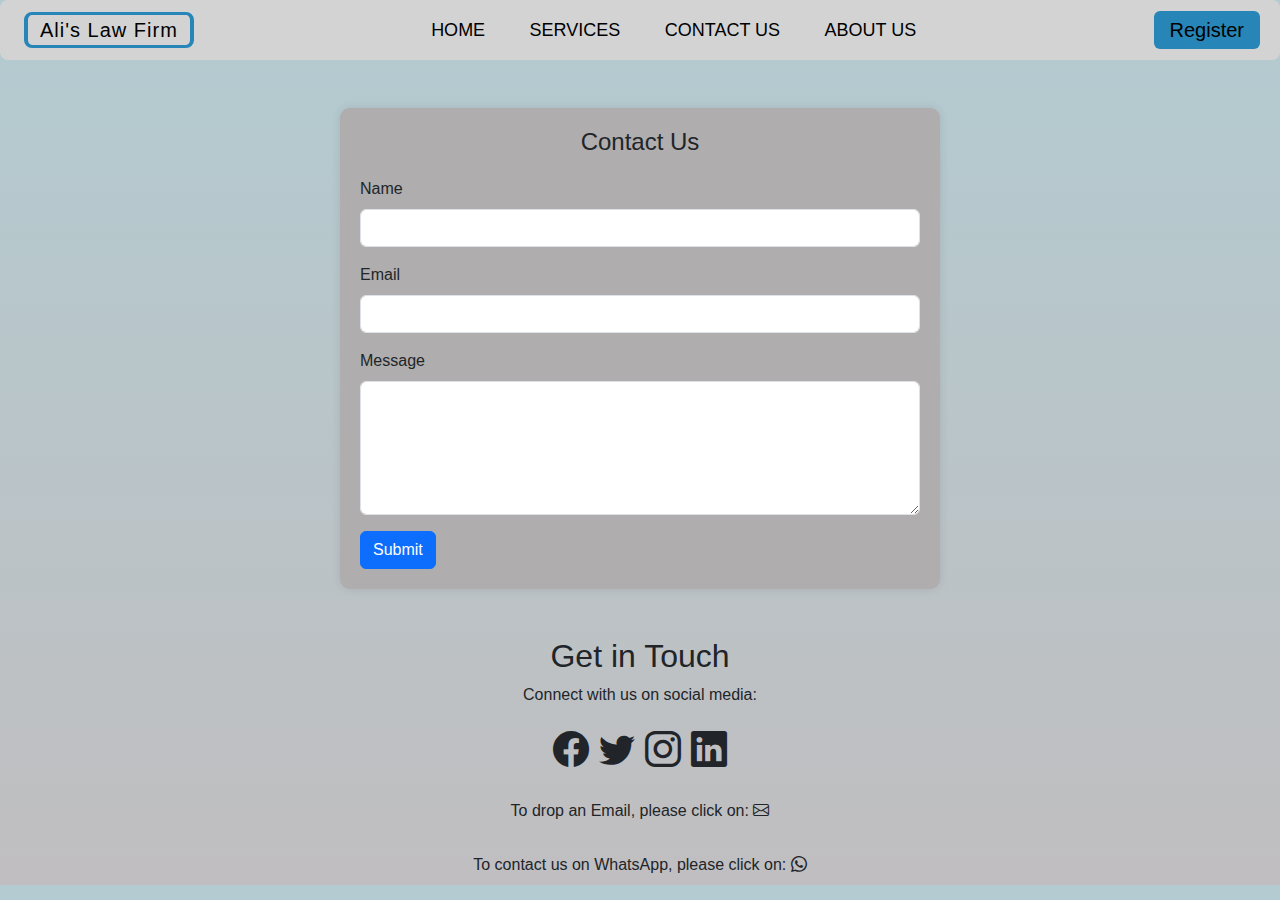
<file: Contact2.html>
<!DOCTYPE html>
<html lang="en">
<head>
    <meta charset="UTF-8">
    <meta name="viewport" content="width=device-width, initial-scale=1.0">
    <title>Contact Us</title>
    <link rel="stylesheet" href="https://cdn.jsdelivr.net/npm/bootstrap@5.2.3/dist/css/bootstrap.min.css">
    <link rel="stylesheet" href="https://cdn.jsdelivr.net/npm/bootstrap-icons/font/bootstrap-icons.css">
    
    <style>
        .contact-container {
            max-width: 600px;
            margin: 0 auto;
            padding: 20px;
            background-color: #afadad;
            border-radius: 10px;
            box-shadow: 0 0 10px rgba(0, 0, 0, 0.1);
        }
        .contact-title {
            font-size: 24px;
            margin-bottom: 20px;
        }
        .contact-details {
            margin-top: 30px;
            text-align: center;
        }
        .social-icons {
            font-size: 36px;
            margin: 0 15px;
        }

        /* Css for navbar! */

        nav {
    background-color: lightgray;
    width: 100%;
    min-height: 60px;
    color:black;
    display: flex;
    flex-direction: row;
    justify-content: space-between;
    align-items: center;
    text-align: center;
    border-radius: 8px;
}

@media screen and (max-width: 800px) {
  nav a {
    display: block;
    float: none;
    width: 100%;
    font-size: 20px;
  }
}

@media screen and (max-width: 800px) {
  .contact-container {
    max-width: 300px;
  }
}

.logo {
    margin-left: 1.50rem;
    letter-spacing: 0.05em;
    padding: 0rem 0.75rem 0rem 0.75rem;
    border-radius: 8px;
    border: 3px solid #2785b8;
    border-left: 4px solid #2785b8;
    border-right: 4px solid #2785b8;
    font-size: 20px;
    line-height: 30px;
}

@media screen and (max-width: 800px) {
  .logo {
    margin-left: 6px;
    align-self: flex-start;
    margin-top: 20px;
  }
}

@media screen and (max-width: 1000px) {
  .logo {
    font-size: 14px;
  }
}

.menu a {
    text-decoration: none;
    color: black;
    padding: 10px 20px;
    font-size: 18px;
    position: relative;
}

@media screen and (max-width: 1100px) {
  .menu a {
    font-size: 14px;
  }
}

.menu a:hover {
    color: white;
    font-weight: bold;
}

.menu a:before {
    content: '';
    position: absolute;
    top: 0;
    left: 0;
    width: 0%;
    height: 100%;
    border-bottom: 2px solid #2785b8;
    transition: 0.4s linear;
}

.menu a:hover:before {
    width: 90%;
    font-size: 22px;
    color: white;
}

.register a{
    text-decoration: none;
    color: black;
    font-size: 20px;
    line-height: 30px;
    padding: 8px 16px;
    background: #2785b8;
    border-radius: 6px;
    margin-right: 20px;
}

@media screen and (max-width: 1000px) {
  .register a {
    font-size: 14px;
  }
}

@media screen and (max-width: 800px) {
  .register {
    visibility: hidden;
  }
}

.register a:hover {
    background: transparent;
    border: 1px solid #2785b8;
    color: white;
    font-size: 22px;
}

</style>

</head>
<body style="background: linear-gradient(to bottom, #b3cbd1 0%, #c0bec0 100%); font-family: Verdana, Geneva, Tahoma, sans-serif;">
    <nav>
        <div class="logo">Ali's Law Firm</div>
        <div class="menu">
          <a href="index.html">HOME</a>
          <a href="Services.html">SERVICES</a>
          <a href="Contact2.html">CONTACT US</a>
          <a href="AboutUs.html">ABOUT US</a>
        </div>
        <div class="register">
        <a href="#">Register</a>
        </div>
    </nav>
<div class="container mt-5 contact-container">
    <h1 class="text-center contact-title">Contact Us</h1>
    <form>
        <div class="mb-3">
            <label for="name" class="form-label">Name</label>
            <input type="text" class="form-control" id="name" required>
        </div>
        <div class="mb-3">
            <label for="email" class="form-label">Email</label>
            <input type="email" class="form-control" id="email" required>
        </div>
        <div class="mb-3">
            <label for="message" class="form-label">Message</label>
            <textarea class="form-control" id="message" rows="5" required></textarea>
        </div>
        <button type="submit" class="btn btn-primary">Submit</button>
    </form>
</div>
<section class="container mt-5 contact-details">
    <h2 class="text-center">Get in Touch</h2>
    <p>Connect with us on social media:</p>
    <div class="social-icons">
        <a href="https://www.facebook.com/profile.php?id=100004826954997&mibextid=ZbWKwL" class="text-dark"><i class="bi bi-facebook"></i></a>
        <a href="#" class="text-dark"><i class="bi bi-twitter"></i></a>
        <a href="https://instagram.com/engraliasghar5?utm_source=qr&igshid=MzNlNGNkZWQ4Mg%3D%3D" class="text-dark"><i class="bi bi-instagram"></i></a>
        <a href="https://www.linkedin.com/in/ali-asghar-89147b204" class="text-dark"><i class="bi bi-linkedin"></i></a>        
        
    </div>
    <div class="social-icons">
    <a style="font-size: medium; text-decoration: none;" href="mailto: oliviauk83@gmail.com" class="text-dark">To drop an Email, please click on: <i class="bi bi-envelope"></i></a>
    <br>
    <a href="whatsapp:contact=+923493033046@s.whatsapp.com&message=I'd like to chat with you" style="font-size: medium; text-decoration: none;" class="text-dark">To contact us on WhatsApp, please click on: <i class="bi bi-whatsapp"></i></a>
    </div>
</section>

<script src="https://cdn.jsdelivr.net/npm/bootstrap@5.2.3/dist/js/bootstrap.bundle.min.js"></script>
</body>
</html>
</file>
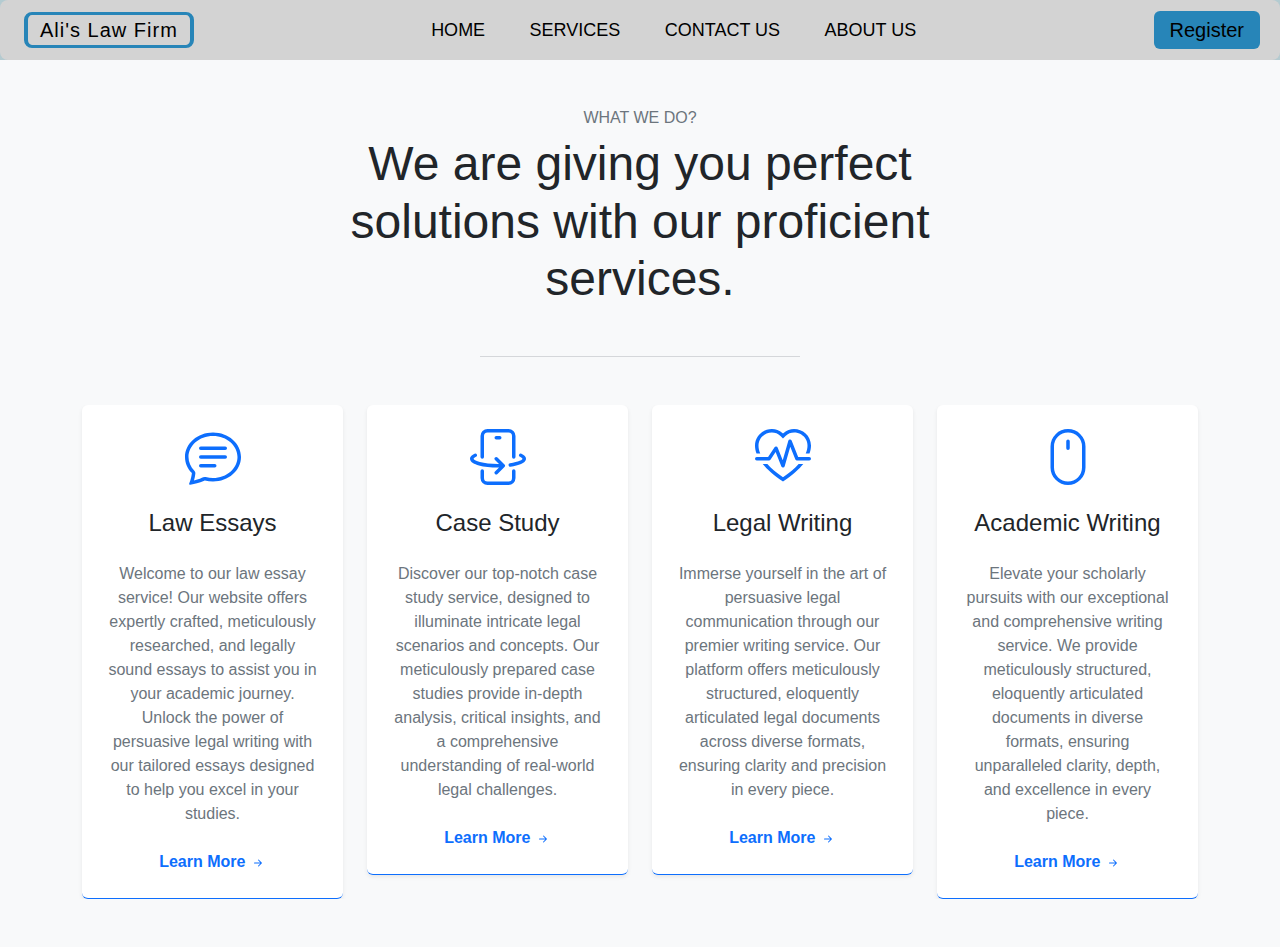
<file: Services.html>
<!DOCTYPE html>
<html lang="en">
<head>
    <meta charset="UTF-8">
    <meta name="viewport" content="width=device-width, initial-scale=1.0">
    <title>Services</title>

    <link rel="stylesheet" href="https://cdn.jsdelivr.net/npm/bootstrap@5.2.3/dist/css/bootstrap.min.css">
    <link rel="stylesheet" href="https://cdn.jsdelivr.net/npm/bootstrap-icons/font/bootstrap-icons.css">

    <style>
      
      nav {
    background-color: lightgray;
    width: 100%;
    min-height: 60px;
    color:black;
    display: flex;
    flex-direction: row;
    justify-content: space-between;
    align-items: center;
    text-align: center;
    border-radius: 8px;
}

@media screen and (max-width: 800px) {
  nav a {
    display: block;
    float: none;
    width: 100%;
    font-size: 20px;
  }
}

.logo {
    margin-left: 1.50rem;
    letter-spacing: 0.05em;
    padding: 0rem 0.75rem 0rem 0.75rem;
    border-radius: 8px;
    border: 3px solid #2785b8;
    border-left: 4px solid #2785b8;
    border-right: 4px solid #2785b8;
    font-size: 20px;
    line-height: 30px;
}

@media screen and (max-width: 800px) {
  .logo {
    margin-left: 6px;
    align-self: flex-start;
    margin-top: 20px;
  }
}

@media screen and (max-width: 1000px) {
  .logo {
    font-size: 14px;
  }
}

.menu a {
    text-decoration: none;
    color: black;
    padding: 10px 20px;
    font-size: 18px;
    position: relative;
}

@media screen and (max-width: 1100px) {
  .menu a {
    font-size: 14px;
  }
}

.menu a:hover {
    color: white;
    font-weight: bold;
}

.menu a:before {
    content: '';
    position: absolute;
    top: 0;
    left: 0;
    width: 0%;
    height: 100%;
    border-bottom: 2px solid #2785b8;
    transition: 0.4s linear;
}

.menu a:hover:before {
    width: 90%;
    font-size: 22px;
    color: white;
}

.register a{
    text-decoration: none;
    color: black;
    font-size: 20px;
    line-height: 30px;
    padding: 8px 16px;
    background: #2785b8;
    border-radius: 6px;
    margin-right: 20px;
}

@media screen and (max-width: 1000px) {
  .register a {
    font-size: 14px;
  }
}

@media screen and (max-width: 800px) {
  .register {
    visibility: hidden;
  }
}

.register a:hover {
    background: transparent;
    border: 1px solid #2785b8;
    color: white;
    font-size: 22px;
}
  
  </style>

</head>
<body style="background: linear-gradient(to bottom, #b3cbd1 0%, #c0bec0 100%); font-family: Verdana, Geneva, Tahoma, sans-serif;">
  <nav>
    <div class="logo">Ali's Law Firm</div>
    <div class="menu">
      <a href="index.html">HOME</a>
      <a href="Services.html">SERVICES</a>
      <a href="Contact2.html">CONTACT US</a>
      <a href="AboutUs.html">ABOUT US</a>
  </div>
  <div class="register">
    <a href="#">Register</a>
  </div>
</nav>
<section class="bg-light py-5 py-xl-8">
    <div class="container mb-5 mb-md-6 mb-xl-10">
      <div class="row justify-content-md-center">
        <div class="col-12 col-md-10 col-lg-8 col-xl-7 text-center">
          <h3 class="fs-6 text-secondary mb-2">WHAT WE DO?</h3>
          <h2 class="display-5 mb-4 mb-md-5">We are giving you perfect solutions with our proficient services.</h2>
          <hr class="w-50 mx-auto mb-0 text-secondary">
        </div>
      </div>
    </div>
    
    <div class="container overflow-hidden">
      <div class="row gy-4 gy-xl-0">
        <div class="col-12 col-sm-6 col-xl-3">
          <div class="card border-0 border-bottom border-primary shadow-sm">
            <div class="card-body text-center p-4 p-xxl-5">
              <svg xmlns="http://www.w3.org/2000/svg" width="56" height="56" fill="currentColor" class="bi bi-chat-text text-primary mb-4" viewBox="0 0 16 16">
                <path d="M2.678 11.894a1 1 0 0 1 .287.801 10.97 10.97 0 0 1-.398 2c1.395-.323 2.247-.697 2.634-.893a1 1 0 0 1 .71-.074A8.06 8.06 0 0 0 8 14c3.996 0 7-2.807 7-6 0-3.192-3.004-6-7-6S1 4.808 1 8c0 1.468.617 2.83 1.678 3.894zm-.493 3.905a21.682 21.682 0 0 1-.713.129c-.2.032-.352-.176-.273-.362a9.68 9.68 0 0 0 .244-.637l.003-.01c.248-.72.45-1.548.524-2.319C.743 11.37 0 9.76 0 8c0-3.866 3.582-7 8-7s8 3.134 8 7-3.582 7-8 7a9.06 9.06 0 0 1-2.347-.306c-.52.263-1.639.742-3.468 1.105z"/>
                <path d="M4 5.5a.5.5 0 0 1 .5-.5h7a.5.5 0 0 1 0 1h-7a.5.5 0 0 1-.5-.5zM4 8a.5.5 0 0 1 .5-.5h7a.5.5 0 0 1 0 1h-7A.5.5 0 0 1 4 8zm0 2.5a.5.5 0 0 1 .5-.5h4a.5.5 0 0 1 0 1h-4a.5.5 0 0 1-.5-.5z"/>
              </svg>
              <h4 class="mb-4">Law Essays</h4>
              <p class="mb-4 text-secondary">Welcome to our law essay service! Our website offers expertly crafted, meticulously researched, and legally sound essays to assist you in your academic journey. Unlock the power of persuasive legal writing with our tailored essays designed to help you excel in your studies.</p>
              <a href="#!" class="fw-bold text-decoration-none link-primary">
                Learn More
                <svg xmlns="http://www.w3.org/2000/svg" width="16" height="16" fill="currentColor" class="bi bi-arrow-right-short" viewBox="0 0 16 16">
                  <path fill-rule="evenodd" d="M4 8a.5.5 0 0 1 .5-.5h5.793L8.146 5.354a.5.5 0 1 1 .708-.708l3 3a.5.5 0 0 1 0 .708l-3 3a.5.5 0 0 1-.708-.708L10.293 8.5H4.5A.5.5 0 0 1 4 8z"/>
                </svg>
              </a>
            </div>
          </div>
        </div>
        <div class="col-12 col-sm-6 col-xl-3">
          <div class="card border-0 border-bottom border-primary shadow-sm">
            <div class="card-body text-center p-4 p-xxl-5">
              <svg xmlns="http://www.w3.org/2000/svg" width="56" height="56" fill="currentColor" class="bi bi-phone-flip text-primary mb-4" viewBox="0 0 16 16">
                <path fill-rule="evenodd" d="M11 1H5a1 1 0 0 0-1 1v6a.5.5 0 0 1-1 0V2a2 2 0 0 1 2-2h6a2 2 0 0 1 2 2v6a.5.5 0 0 1-1 0V2a1 1 0 0 0-1-1Zm1 13a1 1 0 0 1-1 1H5a1 1 0 0 1-1-1v-2a.5.5 0 0 0-1 0v2a2 2 0 0 0 2 2h6a2 2 0 0 0 2-2v-2a.5.5 0 0 0-1 0v2ZM1.713 7.954a.5.5 0 1 0-.419-.908c-.347.16-.654.348-.882.57C.184 7.842 0 8.139 0 8.5c0 .546.408.94.823 1.201.44.278 1.043.51 1.745.696C3.978 10.773 5.898 11 8 11c.099 0 .197 0 .294-.002l-1.148 1.148a.5.5 0 0 0 .708.708l2-2a.5.5 0 0 0 0-.708l-2-2a.5.5 0 1 0-.708.708l1.145 1.144L8 10c-2.04 0-3.87-.221-5.174-.569-.656-.175-1.151-.374-1.47-.575C1.012 8.639 1 8.506 1 8.5c0-.003 0-.059.112-.17.115-.112.31-.242.6-.376Zm12.993-.908a.5.5 0 0 0-.419.908c.292.134.486.264.6.377.113.11.113.166.113.169 0 .003 0 .065-.13.187-.132.122-.352.26-.677.4-.645.28-1.596.523-2.763.687a.5.5 0 0 0 .14.99c1.212-.17 2.26-.43 3.02-.758.38-.164.713-.357.96-.587.246-.229.45-.537.45-.919 0-.362-.184-.66-.412-.883-.228-.223-.535-.411-.882-.571ZM7.5 2a.5.5 0 0 0 0 1h1a.5.5 0 0 0 0-1h-1Z"/>
              </svg>
              <h4 class="mb-4">Case Study</h4>
              <p class="mb-4 text-secondary">Discover our top-notch case study service, designed to illuminate intricate legal scenarios and concepts. Our meticulously prepared case studies provide in-depth analysis, critical insights, and a comprehensive understanding of real-world legal challenges.</p>
              <a href="#!" class="fw-bold text-decoration-none link-primary">
                Learn More
                <svg xmlns="http://www.w3.org/2000/svg" width="16" height="16" fill="currentColor" class="bi bi-arrow-right-short" viewBox="0 0 16 16">
                  <path fill-rule="evenodd" d="M4 8a.5.5 0 0 1 .5-.5h5.793L8.146 5.354a.5.5 0 1 1 .708-.708l3 3a.5.5 0 0 1 0 .708l-3 3a.5.5 0 0 1-.708-.708L10.293 8.5H4.5A.5.5 0 0 1 4 8z"/>
                </svg>
              </a>
            </div>
          </div>
        </div>
        <div class="col-12 col-sm-6 col-xl-3">
          <div class="card border-0 border-bottom border-primary shadow-sm">
            <div class="card-body text-center p-4 p-xxl-5">
              <svg xmlns="http://www.w3.org/2000/svg" width="56" height="56" fill="currentColor" class="bi bi-heart-pulse text-primary mb-4" viewBox="0 0 16 16">
                <path d="m8 2.748-.717-.737C5.6.281 2.514.878 1.4 3.053.918 3.995.78 5.323 1.508 7H.43c-2.128-5.697 4.165-8.83 7.394-5.857.06.055.119.112.176.171a3.12 3.12 0 0 1 .176-.17c3.23-2.974 9.522.159 7.394 5.856h-1.078c.728-1.677.59-3.005.108-3.947C13.486.878 10.4.28 8.717 2.01L8 2.748ZM2.212 10h1.315C4.593 11.183 6.05 12.458 8 13.795c1.949-1.337 3.407-2.612 4.473-3.795h1.315c-1.265 1.566-3.14 3.25-5.788 5-2.648-1.75-4.523-3.434-5.788-5Z"/>
                <path d="M10.464 3.314a.5.5 0 0 0-.945.049L7.921 8.956 6.464 5.314a.5.5 0 0 0-.88-.091L3.732 8H.5a.5.5 0 0 0 0 1H4a.5.5 0 0 0 .416-.223l1.473-2.209 1.647 4.118a.5.5 0 0 0 .945-.049l1.598-5.593 1.457 3.642A.5.5 0 0 0 12 9h3.5a.5.5 0 0 0 0-1h-3.162l-1.874-4.686Z"/>
              </svg>
              <h4 class="mb-4">Legal Writing</h4>
              <p class="mb-4 text-secondary">Immerse yourself in the art of persuasive legal communication through our premier writing service. Our platform offers meticulously structured, eloquently articulated legal documents across diverse formats, ensuring clarity and precision in every piece.</p>
              <a href="#!" class="fw-bold text-decoration-none link-primary">
                Learn More
                <svg xmlns="http://www.w3.org/2000/svg" width="16" height="16" fill="currentColor" class="bi bi-arrow-right-short" viewBox="0 0 16 16">
                  <path fill-rule="evenodd" d="M4 8a.5.5 0 0 1 .5-.5h5.793L8.146 5.354a.5.5 0 1 1 .708-.708l3 3a.5.5 0 0 1 0 .708l-3 3a.5.5 0 0 1-.708-.708L10.293 8.5H4.5A.5.5 0 0 1 4 8z"/>
                </svg>
              </a>
            </div>
          </div>
        </div>
        <div class="col-12 col-sm-6 col-xl-3">
          <div class="card border-0 border-bottom border-primary shadow-sm">
            <div class="card-body text-center p-4 p-xxl-5">
              <svg xmlns="http://www.w3.org/2000/svg" width="56" height="56" fill="currentColor" class="bi bi-mouse text-primary mb-4" viewBox="0 0 16 16">
                <path d="M8 3a.5.5 0 0 1 .5.5v2a.5.5 0 0 1-1 0v-2A.5.5 0 0 1 8 3zm4 8a4 4 0 0 1-8 0V5a4 4 0 1 1 8 0v6zM8 0a5 5 0 0 0-5 5v6a5 5 0 0 0 10 0V5a5 5 0 0 0-5-5z"/>
              </svg>
              <h4 class="mb-4">Academic Writing</h4>
              <p class="mb-4 text-secondary">Elevate your scholarly pursuits with our exceptional and comprehensive writing service. We provide meticulously structured, eloquently articulated documents in diverse formats, ensuring unparalleled clarity, depth, and excellence in every piece. </p>
              <a href="#!" class="fw-bold text-decoration-none link-primary">
                Learn More
                <svg xmlns="http://www.w3.org/2000/svg" width="16" height="16" fill="currentColor" class="bi bi-arrow-right-short" viewBox="0 0 16 16">
                  <path fill-rule="evenodd" d="M4 8a.5.5 0 0 1 .5-.5h5.793L8.146 5.354a.5.5 0 1 1 .708-.708l3 3a.5.5 0 0 1 0 .708l-3 3a.5.5 0 0 1-.708-.708L10.293 8.5H4.5A.5.5 0 0 1 4 8z"/>
                </svg>
              </a>
            </div>
          </div>
        </div>
      </div>
    </div>
  </section>
  </body>
  </html>
</file>
